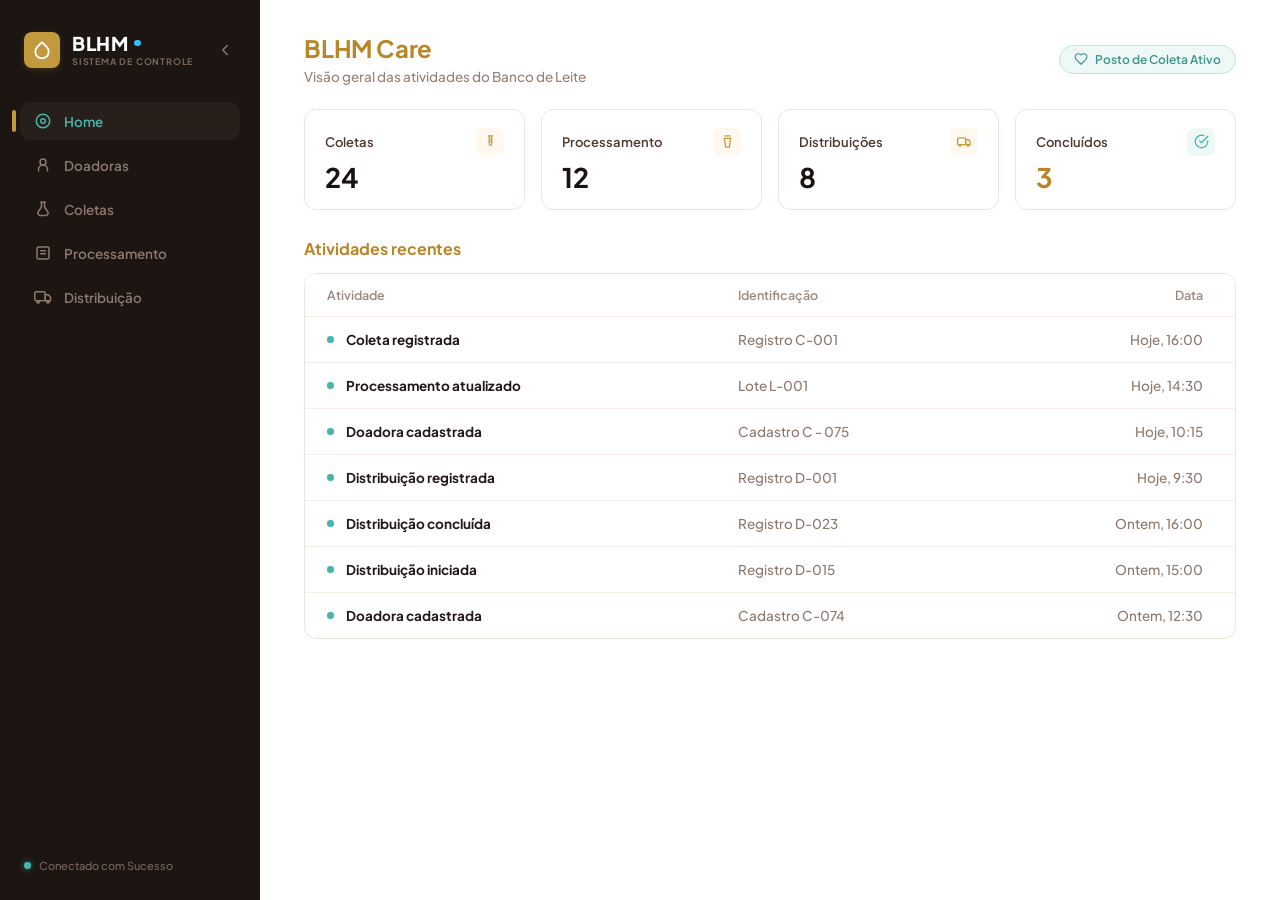
<file: index.html>
<!DOCTYPE html>
<html lang="pt-br">
<head>
    <meta charset="UTF-8">
    <meta name="viewport" content="width=device-width, initial-scale=1.0">
    <title>BLHM - Sistema de Controle | Banco de Leite Humano</title>
    <link rel="stylesheet" href="src/styles/index.css">
</head>
<body>
    <div class="dashboard-layout">
        <!-- Overlay escuro para Mobile -->
        <div class="sidebar-overlay" id="sidebarOverlay" aria-hidden="true"></div>

        <!-- Sidebar Esquerda -->
        <aside class="sidebar" id="sidebar">
            <div class="brand-section">
                <div class="brand-wrapper">
                    <div class="brand-logo" title="BLHM">
                        <!-- Ícone de gota BLHM -->
                        <svg viewBox="0 0 24 24" width="20" height="20" fill="none" stroke="currentColor" stroke-width="2.2" stroke-linecap="round" stroke-linejoin="round">
                            <path d="M12 2.69l5.66 5.66a8 8 0 1 1-11.31 0z"></path>
                        </svg>
                    </div>
                    <div class="brand-text">
                        <div class="brand-title-wrap">
                            <span class="brand-title">BLHM</span>
                            <span class="brand-dot"></span>
                        </div>
                        <span class="brand-subtitle">SISTEMA DE CONTROLE</span>
                    </div>
                </div>

                <!-- Botão de Fechar no Mobile -->
                <button class="sidebar-action-btn sidebar-close-btn" id="sidebarCloseBtn" aria-label="Fechar Menu" title="Fechar Menu">
                    <svg viewBox="0 0 24 24" fill="none" stroke="currentColor" stroke-width="2" stroke-linecap="round" stroke-linejoin="round">
                        <line x1="18" y1="6" x2="6" y2="18"></line>
                        <line x1="6" y1="6" x2="18" y2="18"></line>
                    </svg>
                </button>

                <!-- Botão de Recolher no Desktop -->
                <button class="sidebar-action-btn" id="collapseDesktopBtn" aria-label="Recolher Menu" title="Recolher Sidebar">
                    <svg viewBox="0 0 24 24" fill="none" stroke="currentColor" stroke-width="2" stroke-linecap="round" stroke-linejoin="round">
                        <polyline points="15 18 9 12 15 6"></polyline>
                    </svg>
                </button>
            </div>

            <!-- Menu de Navegação -->
            <nav class="sidebar-nav">
                <a href="index.html" class="nav-link active" title="Home">
                    <span class="nav-icon">
                        <svg viewBox="0 0 24 24" fill="none" stroke="currentColor" stroke-width="2" stroke-linecap="round" stroke-linejoin="round">
                            <circle cx="12" cy="12" r="9"></circle>
                            <circle cx="12" cy="12" r="3"></circle>
                        </svg>
                    </span>
                    <span class="nav-text">Home</span>
                </a>
                <a href="pages/doadoras.html" class="nav-link" title="Doadoras">
                    <span class="nav-icon">
                        <svg viewBox="0 0 24 24" fill="none" stroke="currentColor" stroke-width="2" stroke-linecap="round" stroke-linejoin="round">
                            <circle cx="12" cy="8" r="4"></circle>
                            <path d="M6 20v-2a6 6 0 0 1 12 0v2"></path>
                        </svg>
                    </span>
                    <span class="nav-text">Doadoras</span>
                </a>
                <a href="pages/coletas.html" class="nav-link" title="Coletas">
                    <span class="nav-icon">
                        <svg viewBox="0 0 24 24" fill="none" stroke="currentColor" stroke-width="2" stroke-linecap="round" stroke-linejoin="round">
                            <path d="M9 3h6"></path>
                            <path d="M10 3v5.5a2.5 2.5 0 0 1-.5 1.5l-4 6a3 3 0 0 0 2.5 4.5h8a3 3 0 0 0 2.5-4.5l-4-6a2.5 2.5 0 0 1-.5-1.5V3"></path>
                        </svg>
                    </span>
                    <span class="nav-text">Coletas</span>
                </a>
                <a href="pages/processamento.html" class="nav-link" title="Processamento">
                    <span class="nav-icon">
                        <svg viewBox="0 0 24 24" fill="none" stroke="currentColor" stroke-width="2" stroke-linecap="round" stroke-linejoin="round">
                            <rect x="4" y="4" width="16" height="16" rx="2"></rect>
                            <line x1="9" y1="9" x2="15" y2="9"></line>
                            <line x1="9" y1="13" x2="15" y2="13"></line>
                        </svg>
                    </span>
                    <span class="nav-text">Processamento</span>
                </a>
                <a href="pages/distribuicao.html" class="nav-link" title="Distribuição">
                    <span class="nav-icon">
                        <svg viewBox="0 0 24 24" fill="none" stroke="currentColor" stroke-width="2" stroke-linecap="round" stroke-linejoin="round">
                            <rect x="1" y="5" width="14" height="12" rx="2"></rect>
                            <path d="M15 9h4l3 3v5h-7V9z"></path>
                            <circle cx="5.5" cy="18.5" r="1.5"></circle>
                            <circle cx="18.5" cy="18.5" r="1.5"></circle>
                        </svg>
                    </span>
                    <span class="nav-text">Distribuição</span>
                </a>
            </nav>

            <!-- Rodapé Conexão -->
            <div class="sidebar-footer">
                <div class="connection-badge">
                    <span class="connection-dot"></span>
                    <span class="connection-text">Conectado com Sucesso</span>
                </div>
            </div>
        </aside>

        <!-- Conteúdo Principal -->
        <main class="main-wrapper">
            <!-- Cabeçalho -->
            <header class="dashboard-header">
                <div class="header-left-group">
                    <!-- Botão Toggle Hamburger (Mobile) -->
                    <button class="menu-toggle-btn" id="sidebarToggleBtn" aria-label="Abrir Menu Lateral" title="Abrir Menu">
                        <svg viewBox="0 0 24 24" fill="none" stroke="currentColor" stroke-width="2" stroke-linecap="round" stroke-linejoin="round">
                            <line x1="3" y1="12" x2="21" y2="12"></line>
                            <line x1="3" y1="6" x2="21" y2="6"></line>
                            <line x1="3" y1="18" x2="21" y2="18"></line>
                        </svg>
                    </button>
                    <div class="header-titles">
                        <h1 class="main-heading">BLHM Care</h1>
                        <p class="sub-heading">Visão geral das atividades do Banco de Leite</p>
                    </div>
                </div>

                <div class="header-status">
                    <div class="status-badge">
                        <svg viewBox="0 0 24 24" fill="none" stroke="currentColor" stroke-width="2" stroke-linecap="round" stroke-linejoin="round">
                            <path d="M19 14c1.49-1.46 3-3.21 3-5.5A5.5 5.5 0 0 0 16.5 3c-1.76 0-3 .5-4.5 2-1.5-1.5-2.74-2-4.5-2A5.5 5.5 0 0 0 2 8.5c0 2.3 1.5 4.05 3 5.5l7 7Z"></path>
                        </svg>
                        <span>Posto de Coleta Ativo</span>
                    </div>
                </div>
            </header>

            <!-- Cards de Métricas -->
            <section class="metrics-grid">
                <!-- Coletas -->
                <div class="metric-card">
                    <div class="metric-top">
                        <span class="metric-title">Coletas</span>
                        <div class="metric-icon-box amber">
                            <svg viewBox="0 0 24 24" fill="none" stroke="currentColor" stroke-width="2" stroke-linecap="round" stroke-linejoin="round">
                                <path d="M9 3h6"></path>
                                <path d="M10 3v13a2 2 0 0 0 4 0V3"></path>
                                <line x1="10" y1="8" x2="14" y2="8"></line>
                                <line x1="10" y1="12" x2="13" y2="12"></line>
                            </svg>
                        </div>
                    </div>
                    <div class="metric-number">24</div>
                </div>

                <!-- Processamento -->
                <div class="metric-card">
                    <div class="metric-top">
                        <span class="metric-title">Processamento</span>
                        <div class="metric-icon-box amber">
                            <svg viewBox="0 0 24 24" fill="none" stroke="currentColor" stroke-width="2" stroke-linecap="round" stroke-linejoin="round">
                                <path d="M8 3h8"></path>
                                <path d="M7 7h10"></path>
                                <path d="M7 7l2 14h6l2-14"></path>
                            </svg>
                        </div>
                    </div>
                    <div class="metric-number">12</div>
                </div>

                <!-- Distribuições -->
                <div class="metric-card">
                    <div class="metric-top">
                        <span class="metric-title">Distribuições</span>
                        <div class="metric-icon-box amber">
                            <svg viewBox="0 0 24 24" fill="none" stroke="currentColor" stroke-width="2" stroke-linecap="round" stroke-linejoin="round">
                                <rect x="1" y="6" width="13" height="11" rx="2"></rect>
                                <path d="M14 9h4l3 3v5h-7V9z"></path>
                                <circle cx="5" cy="18" r="1.5"></circle>
                                <circle cx="18" cy="18" r="1.5"></circle>
                            </svg>
                        </div>
                    </div>
                    <div class="metric-number">8</div>
                </div>

                <!-- Concluídos -->
                <div class="metric-card">
                    <div class="metric-top">
                        <span class="metric-title">Concluídos</span>
                        <div class="metric-icon-box teal">
                            <svg viewBox="0 0 24 24" fill="none" stroke="currentColor" stroke-width="2" stroke-linecap="round" stroke-linejoin="round">
                                <path d="M22 11.08V12a10 10 0 1 1-5.93-9.14"></path>
                                <polyline points="22 4 12 14.01 9 11.01"></polyline>
                            </svg>
                        </div>
                    </div>
                    <div class="metric-number highlight-amber">3</div>
                </div>
            </section>

            <!-- Tabela de Atividades Recentes -->
            <section class="activities-section">
                <h2 class="section-title">Atividades recentes</h2>
                <div class="activities-table-card">
                    <table class="activities-table">
                        <thead>
                            <tr>
                                <th>Atividade</th>
                                <th>Identificação</th>
                                <th>Data</th>
                            </tr>
                        </thead>
                        <tbody>
                            <tr>
                                <td>
                                    <div class="activity-cell">
                                        <span class="activity-bullet"></span>
                                        <span>Coleta registrada</span>
                                    </div>
                                </td>
                                <td>Registro C-001</td>
                                <td>Hoje, 16:00</td>
                            </tr>
                            <tr>
                                <td>
                                    <div class="activity-cell">
                                        <span class="activity-bullet"></span>
                                        <span>Processamento atualizado</span>
                                    </div>
                                </td>
                                <td>Lote L-001</td>
                                <td>Hoje, 14:30</td>
                            </tr>
                            <tr>
                                <td>
                                    <div class="activity-cell">
                                        <span class="activity-bullet"></span>
                                        <span>Doadora cadastrada</span>
                                    </div>
                                </td>
                                <td>Cadastro C - 075</td>
                                <td>Hoje, 10:15</td>
                            </tr>
                            <tr>
                                <td>
                                    <div class="activity-cell">
                                        <span class="activity-bullet"></span>
                                        <span>Distribuição registrada</span>
                                    </div>
                                </td>
                                <td>Registro D-001</td>
                                <td>Hoje, 9:30</td>
                            </tr>
                            <tr>
                                <td>
                                    <div class="activity-cell">
                                        <span class="activity-bullet"></span>
                                        <span>Distribuição concluída</span>
                                    </div>
                                </td>
                                <td>Registro D-023</td>
                                <td>Ontem, 16:00</td>
                            </tr>
                            <tr>
                                <td>
                                    <div class="activity-cell">
                                        <span class="activity-bullet"></span>
                                        <span>Distribuição iniciada</span>
                                    </div>
                                </td>
                                <td>Registro D-015</td>
                                <td>Ontem, 15:00</td>
                            </tr>
                            <tr>
                                <td>
                                    <div class="activity-cell">
                                        <span class="activity-bullet"></span>
                                        <span>Doadora cadastrada</span>
                                    </div>
                                </td>
                                <td>Cadastro C-074</td>
                                <td>Ontem, 12:30</td>
                            </tr>
                        </tbody>
                    </table>
                </div>
            </section>
        </main>
    </div>

    <!-- Script de controle da Sidebar e Interatividades -->
    <script src="src/scripts/sidebar.js"></script>
</body>
</html>
</file>
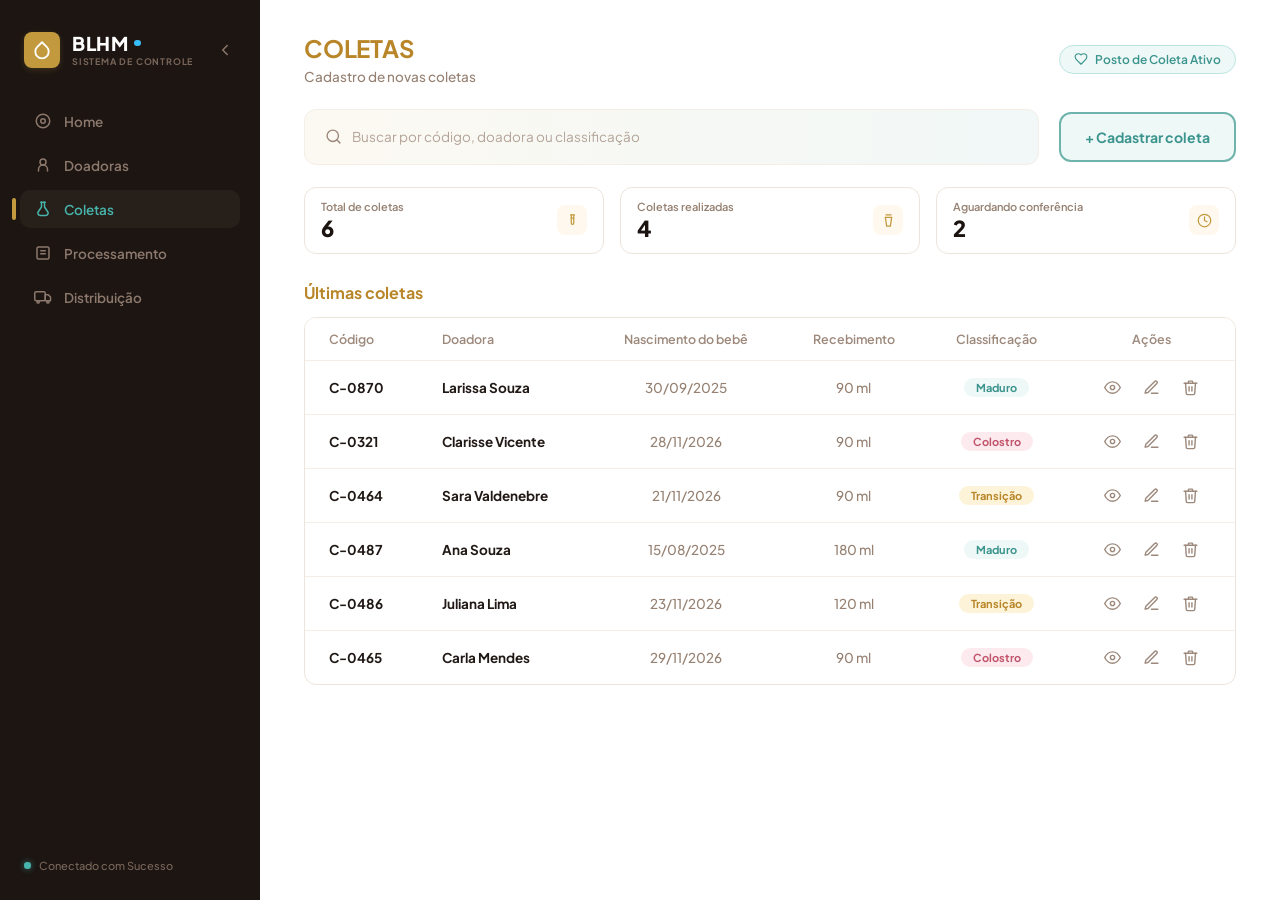
<file: pages/coletas.html>
<!DOCTYPE html>
<html lang="pt-br">
<head>
    <meta charset="UTF-8">
    <meta name="viewport" content="width=device-width, initial-scale=1.0">
    <title>Coletas | BLHM Care</title>
    <link rel="stylesheet" href="../src/styles/index.css">
</head>
<body>
    <div class="dashboard-layout">
        <!-- Overlay escuro para Mobile -->
        <div class="sidebar-overlay" id="sidebarOverlay" aria-hidden="true"></div>

        <!-- Sidebar Esquerda -->
        <aside class="sidebar" id="sidebar">
            <div class="brand-section">
                <div class="brand-wrapper">
                    <div class="brand-logo" title="BLHM">
                        <svg viewBox="0 0 24 24" width="20" height="20" fill="none" stroke="currentColor" stroke-width="2.2" stroke-linecap="round" stroke-linejoin="round">
                            <path d="M12 2.69l5.66 5.66a8 8 0 1 1-11.31 0z"></path>
                        </svg>
                    </div>
                    <div class="brand-text">
                        <div class="brand-title-wrap">
                            <span class="brand-title">BLHM</span>
                            <span class="brand-dot"></span>
                        </div>
                        <span class="brand-subtitle">SISTEMA DE CONTROLE</span>
                    </div>
                </div>

                <button class="sidebar-action-btn sidebar-close-btn" id="sidebarCloseBtn" aria-label="Fechar Menu" title="Fechar Menu">
                    <svg viewBox="0 0 24 24" fill="none" stroke="currentColor" stroke-width="2" stroke-linecap="round" stroke-linejoin="round">
                        <line x1="18" y1="6" x2="6" y2="18"></line>
                        <line x1="6" y1="6" x2="18" y2="18"></line>
                    </svg>
                </button>

                <button class="sidebar-action-btn" id="collapseDesktopBtn" aria-label="Recolher Menu" title="Recolher Sidebar">
                    <svg viewBox="0 0 24 24" fill="none" stroke="currentColor" stroke-width="2" stroke-linecap="round" stroke-linejoin="round">
                        <polyline points="15 18 9 12 15 6"></polyline>
                    </svg>
                </button>
            </div>

            <nav class="sidebar-nav">
                <a href="../index.html" class="nav-link" title="Home">
                    <span class="nav-icon">
                        <svg viewBox="0 0 24 24" fill="none" stroke="currentColor" stroke-width="2" stroke-linecap="round" stroke-linejoin="round">
                            <circle cx="12" cy="12" r="9"></circle>
                            <circle cx="12" cy="12" r="3"></circle>
                        </svg>
                    </span>
                    <span class="nav-text">Home</span>
                </a>
                <a href="doadoras.html" class="nav-link" title="Doadoras">
                    <span class="nav-icon">
                        <svg viewBox="0 0 24 24" fill="none" stroke="currentColor" stroke-width="2" stroke-linecap="round" stroke-linejoin="round">
                            <circle cx="12" cy="8" r="4"></circle>
                            <path d="M6 20v-2a6 6 0 0 1 12 0v2"></path>
                        </svg>
                    </span>
                    <span class="nav-text">Doadoras</span>
                </a>
                <a href="coletas.html" class="nav-link active" title="Coletas">
                    <span class="nav-icon">
                        <svg viewBox="0 0 24 24" fill="none" stroke="currentColor" stroke-width="2" stroke-linecap="round" stroke-linejoin="round">
                            <path d="M9 3h6"></path>
                            <path d="M10 3v5.5a2.5 2.5 0 0 1-.5 1.5l-4 6a3 3 0 0 0 2.5 4.5h8a3 3 0 0 0 2.5-4.5l-4-6a2.5 2.5 0 0 1-.5-1.5V3"></path>
                        </svg>
                    </span>
                    <span class="nav-text">Coletas</span>
                </a>
                <a href="processamento.html" class="nav-link" title="Processamento">
                    <span class="nav-icon">
                        <svg viewBox="0 0 24 24" fill="none" stroke="currentColor" stroke-width="2" stroke-linecap="round" stroke-linejoin="round">
                            <rect x="4" y="4" width="16" height="16" rx="2"></rect>
                            <line x1="9" y1="9" x2="15" y2="9"></line>
                            <line x1="9" y1="13" x2="15" y2="13"></line>
                        </svg>
                    </span>
                    <span class="nav-text">Processamento</span>
                </a>
                <a href="distribuicao.html" class="nav-link" title="Distribuição">
                    <span class="nav-icon">
                        <svg viewBox="0 0 24 24" fill="none" stroke="currentColor" stroke-width="2" stroke-linecap="round" stroke-linejoin="round">
                            <rect x="1" y="5" width="14" height="12" rx="2"></rect>
                            <path d="M15 9h4l3 3v5h-7V9z"></path>
                            <circle cx="5.5" cy="18.5" r="1.5"></circle>
                            <circle cx="18.5" cy="18.5" r="1.5"></circle>
                        </svg>
                    </span>
                    <span class="nav-text">Distribuição</span>
                </a>
            </nav>

            <div class="sidebar-footer">
                <div class="connection-badge">
                    <span class="connection-dot"></span>
                    <span class="connection-text">Conectado com Sucesso</span>
                </div>
            </div>
        </aside>

        <!-- Conteúdo Principal -->
        <main class="main-wrapper">
            <header class="dashboard-header">
                <div class="header-left-group">
                    <button class="menu-toggle-btn" id="sidebarToggleBtn" aria-label="Abrir Menu Lateral" title="Abrir Menu">
                        <svg viewBox="0 0 24 24" fill="none" stroke="currentColor" stroke-width="2" stroke-linecap="round" stroke-linejoin="round">
                            <line x1="3" y1="12" x2="21" y2="12"></line>
                            <line x1="3" y1="6" x2="21" y2="6"></line>
                            <line x1="3" y1="18" x2="21" y2="18"></line>
                        </svg>
                    </button>
                    <div class="header-titles">
                        <h1 class="main-heading page-title">Coletas</h1>
                        <p class="sub-heading">Cadastro de novas coletas</p>
                    </div>
                </div>
                <div class="header-status">
                    <div class="status-badge">
                        <svg viewBox="0 0 24 24" fill="none" stroke="currentColor" stroke-width="2" stroke-linecap="round" stroke-linejoin="round">
                            <path d="M19 14c1.49-1.46 3-3.21 3-5.5A5.5 5.5 0 0 0 16.5 3c-1.76 0-3 .5-4.5 2-1.5-1.5-2.74-2-4.5-2A5.5 5.5 0 0 0 2 8.5c0 2.3 1.5 4.05 3 5.5l7 7Z"></path>
                        </svg>
                        <span>Posto de Coleta Ativo</span>
                    </div>
                </div>
            </header>

            <!-- Barra de busca + botão -->
            <section class="coletas-toolbar">
                <label class="search-box">
                    <svg viewBox="0 0 24 24" fill="none" stroke="currentColor" stroke-width="2" stroke-linecap="round" stroke-linejoin="round">
                        <circle cx="11" cy="11" r="8"></circle>
                        <line x1="21" y1="21" x2="16.65" y2="16.65"></line>
                    </svg>
                    <input type="search" id="searchInput" placeholder="Buscar por código, doadora ou classificação" autocomplete="off">
                </label>
                <button class="btn-outline-teal" id="btnNovaColeta" type="button">+ Cadastrar coleta</button>
            </section>

            <!-- Cards de estatística -->
            <section class="coletas-stats">
                <div class="stat-card">
                    <div>
                        <span class="stat-label">Total de coletas</span>
                        <strong class="stat-value" id="statTotal">0</strong>
                    </div>
                    <span class="stat-icon">
                        <svg viewBox="0 0 24 24" fill="none" stroke="currentColor" stroke-width="2" stroke-linecap="round" stroke-linejoin="round"><path d="M9 3h6"></path><path d="M10 3v13a2 2 0 0 0 4 0V3"></path><line x1="10" y1="8" x2="14" y2="8"></line></svg>
                    </span>
                </div>
                <div class="stat-card">
                    <div>
                        <span class="stat-label">Coletas realizadas</span>
                        <strong class="stat-value" id="statRealizadas">0</strong>
                    </div>
                    <span class="stat-icon">
                        <svg viewBox="0 0 24 24" fill="none" stroke="currentColor" stroke-width="2" stroke-linecap="round" stroke-linejoin="round"><path d="M8 3h8"></path><path d="M7 7h10"></path><path d="M7 7l2 14h6l2-14"></path></svg>
                    </span>
                </div>
                <div class="stat-card">
                    <div>
                        <span class="stat-label">Aguardando conferência</span>
                        <strong class="stat-value" id="statAguardando">0</strong>
                    </div>
                    <span class="stat-icon">
                        <svg viewBox="0 0 24 24" fill="none" stroke="currentColor" stroke-width="2" stroke-linecap="round" stroke-linejoin="round"><circle cx="12" cy="12" r="10"></circle><polyline points="12 6 12 12 16 14"></polyline></svg>
                    </span>
                </div>
            </section>

            <!-- Tabela -->
            <section class="activities-section">
                <h2 class="section-title">Últimas coletas</h2>
                <div class="activities-table-card coletas-card">
                    <table class="activities-table coletas-table">
                        <thead>
                            <tr>
                                <th>Código</th>
                                <th>Doadora</th>
                                <th>Nascimento do bebê</th>
                                <th>Recebimento</th>
                                <th>Classificação</th>
                                <th>Ações</th>
                            </tr>
                        </thead>
                        <tbody id="coletasBody"></tbody>
                    </table>
                    <p class="empty-state" id="emptyState" hidden>Nenhuma coleta encontrada.</p>
                </div>
            </section>
        </main>
    </div>

    <!-- Modal: registrar / editar / visualizar coleta -->
    <div class="modal-backdrop" id="coletaModal" hidden>
        <div class="form-modal" role="dialog" aria-modal="true" aria-labelledby="modalTitle">
            <header class="form-modal-header">
                <span class="modal-title-icon">
                    <svg viewBox="0 0 24 24" width="16" height="16" fill="none" stroke="currentColor" stroke-width="2.2" stroke-linecap="round" stroke-linejoin="round"><path d="M12 2.69l5.66 5.66a8 8 0 1 1-11.31 0z"></path></svg>
                </span>
                <h2 class="form-modal-title" id="modalTitle">Registrar nova coleta</h2>
                <button type="button" class="icon-btn modal-close" id="btnFecharModal" aria-label="Fechar">
                    <svg viewBox="0 0 24 24" fill="none" stroke="currentColor" stroke-width="2" stroke-linecap="round" stroke-linejoin="round"><line x1="18" y1="6" x2="6" y2="18"></line><line x1="6" y1="6" x2="18" y2="18"></line></svg>
                </button>
            </header>

            <form id="coletaForm" novalidate>
                <div class="form-modal-body">

                    <!-- Identificação -->
                    <section class="form-section">
                        <h3 class="form-section-title">
                            <svg viewBox="0 0 24 24" fill="none" stroke="currentColor" stroke-width="2" stroke-linecap="round" stroke-linejoin="round"><line x1="8" y1="6" x2="21" y2="6"></line><line x1="8" y1="12" x2="21" y2="12"></line><line x1="8" y1="18" x2="21" y2="18"></line><line x1="3" y1="6" x2="3.01" y2="6"></line><line x1="3" y1="12" x2="3.01" y2="12"></line><line x1="3" y1="18" x2="3.01" y2="18"></line></svg>
                            Identificação
                        </h3>
                        <div class="modal-grid">
                            <div class="m-field">
                                <span class="m-label">Doadora <b class="req">*</b></span>
                                <div class="select" id="selDoadora" data-placeholder="Selecione...">
                                    <button type="button" class="select-trigger" aria-haspopup="listbox" aria-expanded="false">
                                        <span class="select-value">Selecione...</span>
                                        <svg viewBox="0 0 24 24" fill="none" stroke="currentColor" stroke-width="2" stroke-linecap="round" stroke-linejoin="round"><polyline points="6 9 12 15 18 9"></polyline></svg>
                                    </button>
                                    <ul class="select-menu" role="listbox" hidden></ul>
                                </div>
                                <small class="field-error" id="erroDoadora"></small>
                            </div>
                            <div class="m-field">
                                <label class="m-label" for="inputNascimento">Data de nascimento do bebê</label>
                                <input type="date" id="inputNascimento">
                                <small class="field-error"></small>
                            </div>
                            <div class="m-field">
                                <label class="m-label" for="inputInicio">Início da coleta no frasco</label>
                                <input type="date" id="inputInicio">
                                <small class="field-error" id="erroInicio"></small>
                            </div>
                            <div class="m-field">
                                <label class="m-label" for="inputRecebimento">Data de recebimento</label>
                                <input type="date" id="inputRecebimento">
                                <small class="field-error" id="erroRecebimento"></small>
                            </div>
                        </div>
                    </section>

                    <!-- Informações do leite -->
                    <section class="form-section">
                        <h3 class="form-section-title">
                            <svg viewBox="0 0 24 24" fill="none" stroke="currentColor" stroke-width="2" stroke-linecap="round" stroke-linejoin="round"><path d="M12 2.69l5.66 5.66a8 8 0 1 1-11.31 0z"></path></svg>
                            Informações do leite
                        </h3>
                        <div class="modal-grid">
                            <div class="m-field">
                                <label class="m-label" for="inputVolume">Volume recebido (ml) <b class="req">*</b></label>
                                <input type="number" id="inputVolume" placeholder="Ex: 150" min="1" step="1" inputmode="numeric">
                                <small class="field-error" id="erroVolume"></small>
                            </div>
                            <div class="m-field">
                                <label class="m-label" for="inputFrascos">Quantidade de frascos <b class="req">*</b></label>
                                <input type="number" id="inputFrascos" value="1" min="1" step="1" inputmode="numeric">
                                <small class="field-error" id="erroFrascos"></small>
                            </div>
                            <div class="m-field">
                                <span class="m-label">Tipo de leite <b class="req">*</b></span>
                                <div class="select" id="selTipo" data-placeholder="Selecione...">
                                    <button type="button" class="select-trigger" aria-haspopup="listbox" aria-expanded="false">
                                        <span class="select-value">Selecione...</span>
                                        <svg viewBox="0 0 24 24" fill="none" stroke="currentColor" stroke-width="2" stroke-linecap="round" stroke-linejoin="round"><polyline points="6 9 12 15 18 9"></polyline></svg>
                                    </button>
                                    <ul class="select-menu" role="listbox" hidden></ul>
                                </div>
                                <small class="field-error" id="erroTipo"></small>
                            </div>
                        </div>
                    </section>

                    <!-- Conferência -->
                    <section class="form-section">
                        <h3 class="form-section-title">
                            <svg viewBox="0 0 24 24" fill="none" stroke="currentColor" stroke-width="2" stroke-linecap="round" stroke-linejoin="round"><path d="M22 11.08V12a10 10 0 1 1-5.93-9.14"></path><polyline points="22 4 12 14.01 9 11.01"></polyline></svg>
                            Conferência
                        </h3>
                        <div class="modal-grid">
                            <fieldset class="m-field">
                                <legend class="m-label">Identificação correta do frasco?</legend>
                                <div class="radio-row">
                                    <label class="radio-option"><input type="radio" name="identificacao" value="sim" checked> Sim</label>
                                    <label class="radio-option"><input type="radio" name="identificacao" value="nao"> Não</label>
                                </div>
                            </fieldset>
                            <fieldset class="m-field">
                                <legend class="m-label">Presença de materiais estranhos?</legend>
                                <div class="radio-row">
                                    <label class="radio-option"><input type="radio" name="materiais" value="sim"> Sim</label>
                                    <label class="radio-option"><input type="radio" name="materiais" value="nao" checked> Não</label>
                                </div>
                            </fieldset>
                            <div class="m-field">
                                <span class="m-label">Condições do recipiente</span>
                                <div class="select" id="selCondicao" data-placeholder="Selecione...">
                                    <button type="button" class="select-trigger" aria-haspopup="listbox" aria-expanded="false">
                                        <span class="select-value">Selecione...</span>
                                        <svg viewBox="0 0 24 24" fill="none" stroke="currentColor" stroke-width="2" stroke-linecap="round" stroke-linejoin="round"><polyline points="6 9 12 15 18 9"></polyline></svg>
                                    </button>
                                    <ul class="select-menu" role="listbox" hidden></ul>
                                </div>
                            </div>
                            <div class="m-field">
                                <label class="m-label" for="inputObs">Observações</label>
                                <input type="text" id="inputObs" placeholder="Digite aqui..." maxlength="200" autocomplete="off">
                            </div>
                        </div>
                    </section>
                </div>

                <footer class="form-modal-footer">
                    <button type="button" class="btn-light" id="btnCancelar">
                        <svg viewBox="0 0 24 24" fill="none" stroke="currentColor" stroke-width="2" stroke-linecap="round" stroke-linejoin="round"><line x1="18" y1="6" x2="6" y2="18"></line><line x1="6" y1="6" x2="18" y2="18"></line></svg>
                        <span id="btnCancelarLabel">Cancelar</span>
                    </button>
                    <button type="submit" class="btn-primary-teal" id="btnSalvar">
                        <span id="btnSalvarIcon"></span>
                        <span id="btnSalvarLabel">Salvar coleta</span>
                    </button>
                </footer>
            </form>
        </div>
    </div>

    <!-- Modal de exclusão -->
    <div class="modal-backdrop" id="deleteModal" hidden>
        <div class="modal-box" role="dialog" aria-modal="true" aria-labelledby="deleteTitle">
            <p class="modal-text" id="deleteTitle">Tem certeza que deseja excluir<br>essa coleta?</p>
            <div class="modal-actions">
                <button type="button" class="btn-modal-cancel" id="btnCancelDelete">Cancelar</button>
                <button type="button" class="btn-modal-confirm" id="btnConfirmDelete">Confirmar</button>
            </div>
        </div>
    </div>

    <script src="../src/scripts/sidebar.js"></script>
    <script src="../src/scripts/coletas.js"></script>
</body>
</html>
</file>
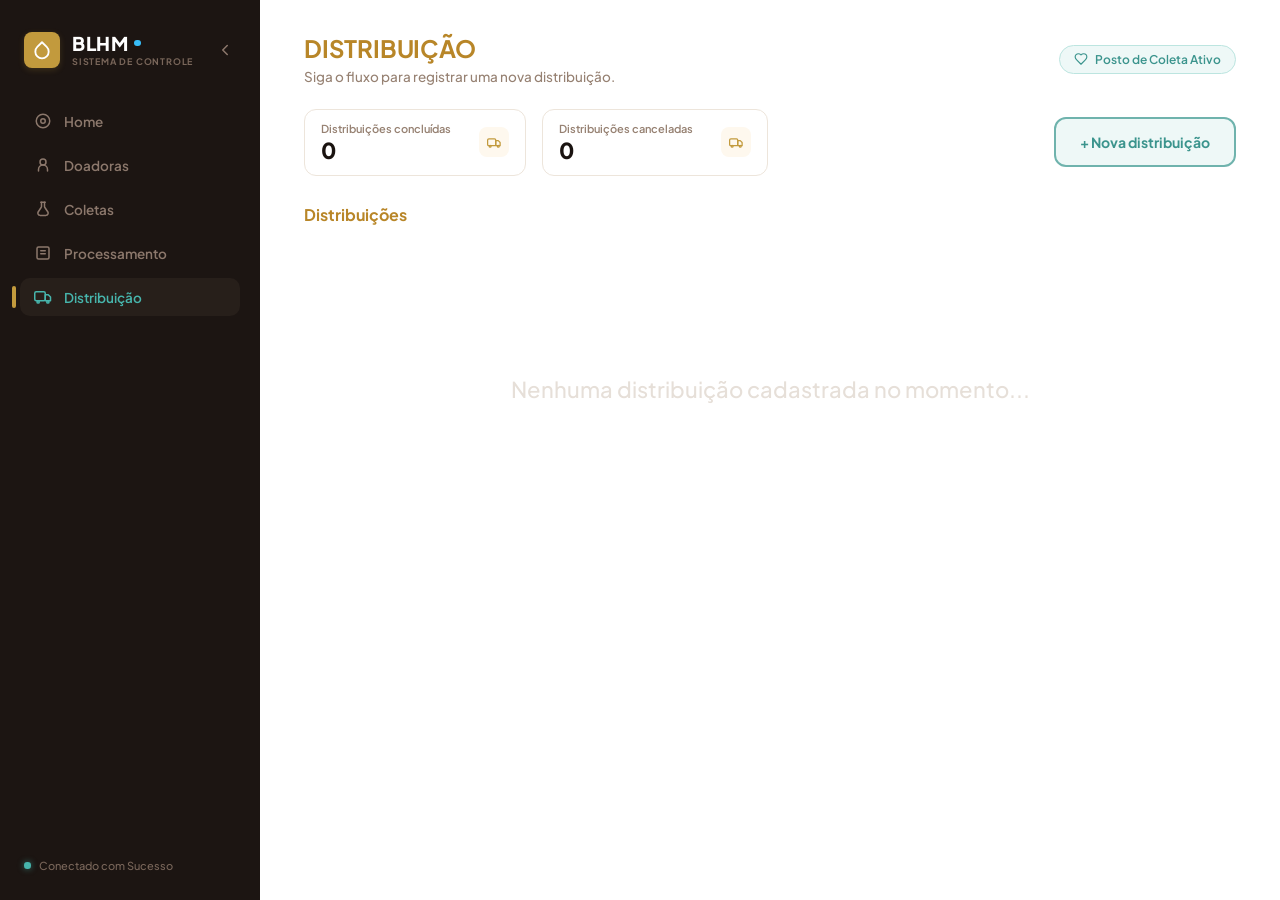
<file: pages/distribuicao.html>
<!DOCTYPE html>
<html lang="pt-br">
<head>
    <meta charset="UTF-8">
    <meta name="viewport" content="width=device-width, initial-scale=1.0">
    <title>Distribuição | BLHM Care</title>
    <link rel="stylesheet" href="../src/styles/index.css">
</head>
<body>
    <div class="dashboard-layout">
        <div class="sidebar-overlay" id="sidebarOverlay" aria-hidden="true"></div>

        <!-- Sidebar -->
        <aside class="sidebar" id="sidebar">
            <div class="brand-section">
                <div class="brand-wrapper">
                    <div class="brand-logo" title="BLHM">
                        <svg viewBox="0 0 24 24" width="20" height="20" fill="none" stroke="currentColor" stroke-width="2.2" stroke-linecap="round" stroke-linejoin="round">
                            <path d="M12 2.69l5.66 5.66a8 8 0 1 1-11.31 0z"></path>
                        </svg>
                    </div>
                    <div class="brand-text">
                        <div class="brand-title-wrap">
                            <span class="brand-title">BLHM</span>
                            <span class="brand-dot"></span>
                        </div>
                        <span class="brand-subtitle">SISTEMA DE CONTROLE</span>
                    </div>
                </div>

                <button class="sidebar-action-btn sidebar-close-btn" id="sidebarCloseBtn" aria-label="Fechar Menu" title="Fechar Menu">
                    <svg viewBox="0 0 24 24" fill="none" stroke="currentColor" stroke-width="2" stroke-linecap="round" stroke-linejoin="round">
                        <line x1="18" y1="6" x2="6" y2="18"></line>
                        <line x1="6" y1="6" x2="18" y2="18"></line>
                    </svg>
                </button>

                <button class="sidebar-action-btn" id="collapseDesktopBtn" aria-label="Recolher Menu" title="Recolher Sidebar">
                    <svg viewBox="0 0 24 24" fill="none" stroke="currentColor" stroke-width="2" stroke-linecap="round" stroke-linejoin="round">
                        <polyline points="15 18 9 12 15 6"></polyline>
                    </svg>
                </button>
            </div>

            <nav class="sidebar-nav">
                <a href="../index.html" class="nav-link" title="Home">
                    <span class="nav-icon">
                        <svg viewBox="0 0 24 24" fill="none" stroke="currentColor" stroke-width="2" stroke-linecap="round" stroke-linejoin="round">
                            <circle cx="12" cy="12" r="9"></circle>
                            <circle cx="12" cy="12" r="3"></circle>
                        </svg>
                    </span>
                    <span class="nav-text">Home</span>
                </a>
                <a href="doadoras.html" class="nav-link" title="Doadoras">
                    <span class="nav-icon">
                        <svg viewBox="0 0 24 24" fill="none" stroke="currentColor" stroke-width="2" stroke-linecap="round" stroke-linejoin="round">
                            <circle cx="12" cy="8" r="4"></circle>
                            <path d="M6 20v-2a6 6 0 0 1 12 0v2"></path>
                        </svg>
                    </span>
                    <span class="nav-text">Doadoras</span>
                </a>
                <a href="coletas.html" class="nav-link" title="Coletas">
                    <span class="nav-icon">
                        <svg viewBox="0 0 24 24" fill="none" stroke="currentColor" stroke-width="2" stroke-linecap="round" stroke-linejoin="round">
                            <path d="M9 3h6"></path>
                            <path d="M10 3v5.5a2.5 2.5 0 0 1-.5 1.5l-4 6a3 3 0 0 0 2.5 4.5h8a3 3 0 0 0 2.5-4.5l-4-6a2.5 2.5 0 0 1-.5-1.5V3"></path>
                        </svg>
                    </span>
                    <span class="nav-text">Coletas</span>
                </a>
                <a href="processamento.html" class="nav-link" title="Processamento">
                    <span class="nav-icon">
                        <svg viewBox="0 0 24 24" fill="none" stroke="currentColor" stroke-width="2" stroke-linecap="round" stroke-linejoin="round">
                            <rect x="4" y="4" width="16" height="16" rx="2"></rect>
                            <line x1="9" y1="9" x2="15" y2="9"></line>
                            <line x1="9" y1="13" x2="15" y2="13"></line>
                        </svg>
                    </span>
                    <span class="nav-text">Processamento</span>
                </a>
                <a href="distribuicao.html" class="nav-link active" title="Distribuição">
                    <span class="nav-icon">
                        <svg viewBox="0 0 24 24" fill="none" stroke="currentColor" stroke-width="2" stroke-linecap="round" stroke-linejoin="round">
                            <rect x="1" y="5" width="14" height="12" rx="2"></rect>
                            <path d="M15 9h4l3 3v5h-7V9z"></path>
                            <circle cx="5.5" cy="18.5" r="1.5"></circle>
                            <circle cx="18.5" cy="18.5" r="1.5"></circle>
                        </svg>
                    </span>
                    <span class="nav-text">Distribuição</span>
                </a>
            </nav>

            <div class="sidebar-footer">
                <div class="connection-badge">
                    <span class="connection-dot"></span>
                    <span class="connection-text">Conectado com Sucesso</span>
                </div>
            </div>
        </aside>

        <!-- Conteúdo Principal -->
        <main class="main-wrapper">
            <header class="dashboard-header">
                <div class="header-left-group">
                    <button class="menu-toggle-btn" id="sidebarToggleBtn" aria-label="Abrir Menu Lateral" title="Abrir Menu">
                        <svg viewBox="0 0 24 24" fill="none" stroke="currentColor" stroke-width="2" stroke-linecap="round" stroke-linejoin="round">
                            <line x1="3" y1="12" x2="21" y2="12"></line>
                            <line x1="3" y1="6" x2="21" y2="6"></line>
                            <line x1="3" y1="18" x2="21" y2="18"></line>
                        </svg>
                    </button>
                    <div class="header-titles">
                        <h1 class="main-heading page-title">Distribuição</h1>
                        <p class="sub-heading">Siga o fluxo para registrar uma nova distribuição.</p>
                    </div>
                </div>
                <div class="header-status">
                    <div class="status-badge">
                        <svg viewBox="0 0 24 24" fill="none" stroke="currentColor" stroke-width="2" stroke-linecap="round" stroke-linejoin="round">
                            <path d="M19 14c1.49-1.46 3-3.21 3-5.5A5.5 5.5 0 0 0 16.5 3c-1.76 0-3 .5-4.5 2-1.5-1.5-2.74-2-4.5-2A5.5 5.5 0 0 0 2 8.5c0 2.3 1.5 4.05 3 5.5l7 7Z"></path>
                        </svg>
                        <span>Posto de Coleta Ativo</span>
                    </div>
                </div>
            </header>

            <!-- ===== VISÃO 1: LISTA ===== -->
            <div id="viewLista">
                <section class="stats-row">
                    <div class="stat-card">
                        <div>
                            <span class="stat-label">Distribuições concluídas</span>
                            <strong class="stat-value" id="statConcluidas">0</strong>
                        </div>
                        <span class="stat-icon">
                            <svg viewBox="0 0 24 24" fill="none" stroke="currentColor" stroke-width="2" stroke-linecap="round" stroke-linejoin="round"><rect x="1" y="6" width="13" height="11" rx="2"></rect><path d="M14 9h4l3 3v5h-7V9z"></path><circle cx="5" cy="18" r="1.5"></circle><circle cx="18" cy="18" r="1.5"></circle></svg>
                        </span>
                    </div>
                    <div class="stat-card">
                        <div>
                            <span class="stat-label">Distribuições canceladas</span>
                            <strong class="stat-value" id="statCanceladas">0</strong>
                        </div>
                        <span class="stat-icon">
                            <svg viewBox="0 0 24 24" fill="none" stroke="currentColor" stroke-width="2" stroke-linecap="round" stroke-linejoin="round"><rect x="1" y="6" width="13" height="11" rx="2"></rect><path d="M14 9h4l3 3v5h-7V9z"></path><circle cx="5" cy="18" r="1.5"></circle><circle cx="18" cy="18" r="1.5"></circle></svg>
                        </span>
                    </div>
                    <button class="btn-outline-teal" id="btnNovaDist" type="button">+ Nova distribuição</button>
                </section>

                <section class="activities-section">
                    <h2 class="section-title">Distribuições</h2>

                    <div class="dist-empty" id="distEmpty">Nenhuma distribuição cadastrada no momento...</div>

                    <div class="activities-table-card" id="distTableCard" hidden>
                        <table class="activities-table dist-table">
                            <thead>
                                <tr>
                                    <th>Código</th>
                                    <th>Doadora</th>
                                    <th>Data da distribuição</th>
                                    <th>Volume de leite</th>
                                    <th>Distância</th>
                                    <th>Status</th>
                                    <th>Visualizar</th>
                                </tr>
                            </thead>
                            <tbody id="distBody"></tbody>
                        </table>
                    </div>
                </section>
            </div>

            <!-- ===== VISÃO 2: FLUXO (3 etapas) ===== -->
            <div id="viewFluxo" hidden>
                <div class="flow-top">
                    <button class="btn-back" id="btnVoltar" type="button">
                        <svg viewBox="0 0 24 24" fill="none" stroke="currentColor" stroke-width="2" stroke-linecap="round" stroke-linejoin="round"><line x1="19" y1="12" x2="5" y2="12"></line><polyline points="12 19 5 12 12 5"></polyline></svg>
                        Voltar para a lista
                    </button>

                    <ol class="stepper" id="stepper">
                        <li class="step-item" data-step="1">
                            <span class="step-circle">1</span>
                            <span class="step-label">Saída</span>
                        </li>
                        <li class="step-item" data-step="2">
                            <span class="step-circle">2</span>
                            <span class="step-label">A caminho</span>
                        </li>
                        <li class="step-item" data-step="3">
                            <span class="step-circle">3</span>
                            <span class="step-label">Concluído</span>
                        </li>
                    </ol>
                </div>

                <div class="flow-grid">
                    <!-- Resumo lateral -->
                    <aside class="resume-card" id="resumeCard">
                        <h3 class="resume-title">Resumo da Distribuição</h3>
                        <div class="resume-item">
                            <span class="resume-label">Código</span>
                            <strong class="resume-code" id="resCodigo">—</strong>
                        </div>
                        <div class="resume-item">
                            <span class="resume-label">Hospital</span>
                            <strong id="resHospital">—</strong>
                        </div>
                        <div class="resume-item">
                            <span class="resume-label">Volume separado</span>
                            <strong id="resVolume">—</strong>
                        </div>
                        <div class="resume-item">
                            <span class="resume-label">Data da solicitação</span>
                            <strong id="resData">—</strong>
                        </div>
                    </aside>

                    <!-- Form da etapa atual -->
                    <section class="step-card">
                        <h3 class="step-card-title" id="stepTitle"></h3>
                        <form id="stepForm" novalidate>
                            <div class="step-fields">
                                <div class="m-field">
                                    <label class="m-label" for="fCodigo">Código da distribuição</label>
                                    <input type="text" id="fCodigo" disabled>
                                </div>
                                <div class="m-field">
                                    <label class="m-label" for="fHospital">Hospital de destino <b class="req">*</b></label>
                                    <input type="text" id="fHospital" placeholder="Nome do hospital" maxlength="80">
                                    <small class="field-error" id="erroHospital"></small>
                                </div>
                                <div class="m-field">
                                    <label class="m-label" for="fVolume">Volume separado (ml) <b class="req">*</b></label>
                                    <input type="number" id="fVolume" min="1" step="1" inputmode="numeric">
                                    <small class="field-error" id="erroVolume"></small>
                                </div>
                                <div class="m-field">
                                    <label class="m-label" for="fDistancia">Distância (km)</label>
                                    <input type="number" id="fDistancia" min="0" step="0.1" inputmode="decimal">
                                    <small class="field-error" id="erroDistancia"></small>
                                </div>
                            </div>

                            <footer class="step-footer">
                                <button type="button" class="btn-light" id="btnCancelarFluxo">
                                    <svg viewBox="0 0 24 24" fill="none" stroke="currentColor" stroke-width="2" stroke-linecap="round" stroke-linejoin="round"><line x1="18" y1="6" x2="6" y2="18"></line><line x1="6" y1="6" x2="18" y2="18"></line></svg>
                                    Cancelar
                                </button>
                                <button type="button" class="btn-light" id="btnEtapaAnterior" style="display:none">
                                    <svg viewBox="0 0 24 24" fill="none" stroke="currentColor" stroke-width="2" stroke-linecap="round" stroke-linejoin="round"><line x1="19" y1="12" x2="5" y2="12"></line><polyline points="12 19 5 12 12 5"></polyline></svg>
                                    Etapa anterior
                                </button>
                                <button type="submit" class="btn-primary-teal" id="btnAvancar">
                                    <span id="btnAvancarLabel">Próxima etapa</span>
                                    <svg viewBox="0 0 24 24" fill="none" stroke="currentColor" stroke-width="2" stroke-linecap="round" stroke-linejoin="round"><line x1="5" y1="12" x2="19" y2="12"></line><polyline points="12 5 19 12 12 19"></polyline></svg>
                                </button>
                            </footer>
                        </form>
                    </section>
                </div>
            </div>

            <!-- ===== VISÃO 3: CONCLUÍDA ===== -->
            <div id="viewConcluida" class="done-view" hidden>
                <h2 class="done-title">Distribuição concluída
                    <svg viewBox="0 0 24 24" fill="none" stroke="currentColor" stroke-width="2" stroke-linecap="round" stroke-linejoin="round"><polyline points="20 6 9 17 4 12"></polyline></svg>
                </h2>
                <button class="btn-back" id="btnVoltarConcluida" type="button">
                    <svg viewBox="0 0 24 24" fill="none" stroke="currentColor" stroke-width="2" stroke-linecap="round" stroke-linejoin="round"><line x1="19" y1="12" x2="5" y2="12"></line><polyline points="12 19 5 12 12 5"></polyline></svg>
                    Voltar para a lista
                </button>
            </div>
        </main>
    </div>

    <!-- Modal: nova distribuição -->
    <div class="modal-backdrop" id="distModal" hidden>
        <div class="form-modal form-modal--md" role="dialog" aria-modal="true" aria-labelledby="distModalTitle">
            <header class="form-modal-header">
                <span class="modal-title-icon">
                    <svg viewBox="0 0 24 24" width="16" height="16" fill="none" stroke="currentColor" stroke-width="2" stroke-linecap="round" stroke-linejoin="round"><rect x="1" y="6" width="13" height="11" rx="2"></rect><path d="M14 9h4l3 3v5h-7V9z"></path><circle cx="5" cy="18" r="1.5"></circle><circle cx="18" cy="18" r="1.5"></circle></svg>
                </span>
                <h2 class="form-modal-title" id="distModalTitle">Registrar nova distribuição</h2>
                <button type="button" class="icon-btn modal-close" id="btnFecharDist" aria-label="Fechar">
                    <svg viewBox="0 0 24 24" fill="none" stroke="currentColor" stroke-width="2" stroke-linecap="round" stroke-linejoin="round"><line x1="18" y1="6" x2="6" y2="18"></line><line x1="6" y1="6" x2="18" y2="18"></line></svg>
                </button>
            </header>

            <form id="distForm" novalidate>
                <div class="form-modal-body">
                    <section class="form-section">
                        <h3 class="form-section-title">Identificação</h3>
                        <div class="modal-grid">
                            <div class="m-field">
                                <span class="m-label">Lote de processamento <b class="req">*</b></span>
                                <div class="select" id="selLote" data-placeholder="Selecione...">
                                    <button type="button" class="select-trigger" aria-haspopup="listbox" aria-expanded="false">
                                        <span class="select-value">Selecione...</span>
                                        <svg viewBox="0 0 24 24" fill="none" stroke="currentColor" stroke-width="2" stroke-linecap="round" stroke-linejoin="round"><polyline points="6 9 12 15 18 9"></polyline></svg>
                                    </button>
                                    <ul class="select-menu" role="listbox" hidden></ul>
                                </div>
                                <small class="field-error" id="erroLote"></small>
                            </div>
                            <div class="m-field">
                                <label class="m-label" for="mData">Data da distribuição</label>
                                <input type="date" id="mData">
                            </div>
                        </div>
                    </section>

                    <section class="form-section">
                        <h3 class="form-section-title">Informações da entrega</h3>
                        <div class="modal-grid">
                            <div class="m-field">
                                <label class="m-label" for="mVolume">Volume separado (ml) <b class="req">*</b></label>
                                <input type="number" id="mVolume" placeholder="Ex: 90" min="1" step="1" inputmode="numeric">
                                <small class="field-error" id="erroMVolume"></small>
                            </div>
                            <div class="m-field">
                                <label class="m-label" for="mFrascos">Quantidade de frascos <b class="req">*</b></label>
                                <input type="number" id="mFrascos" value="1" min="1" step="1" inputmode="numeric">
                                <small class="field-error" id="erroMFrascos"></small>
                            </div>
                            <div class="m-field">
                                <label class="m-label" for="mHospital">Local de entrega <b class="req">*</b></label>
                                <input type="text" id="mHospital" placeholder="Digite aqui" maxlength="80">
                                <small class="field-error" id="erroMHospital"></small>
                            </div>
                            <div class="m-field">
                                <label class="m-label" for="mDistancia">Distância (km)</label>
                                <input type="number" id="mDistancia" placeholder="Digite aqui" min="0" step="0.1" inputmode="decimal">
                            </div>
                            <div class="m-field m-full">
                                <label class="m-label" for="mObs">Observações</label>
                                <textarea id="mObs" rows="2" placeholder="Deve ser entregue de forma segura..." maxlength="200"></textarea>
                            </div>
                        </div>
                    </section>
                </div>

                <footer class="form-modal-footer">
                    <button type="button" class="btn-light" id="btnCancelarDist">
                        <svg viewBox="0 0 24 24" fill="none" stroke="currentColor" stroke-width="2" stroke-linecap="round" stroke-linejoin="round"><line x1="18" y1="6" x2="6" y2="18"></line><line x1="6" y1="6" x2="18" y2="18"></line></svg>
                        Cancelar
                    </button>
                    <button type="submit" class="btn-primary-teal">
                        <span>
                            <svg viewBox="0 0 24 24" fill="none" stroke="currentColor" stroke-width="2" stroke-linecap="round" stroke-linejoin="round"><path d="M19 21H5a2 2 0 0 1-2-2V5a2 2 0 0 1 2-2h11l5 5v11a2 2 0 0 1-2 2z"></path><polyline points="17 21 17 13 7 13 7 21"></polyline><polyline points="7 3 7 8 15 8"></polyline></svg>
                        </span>
                        <span>Cadastrar</span>
                    </button>
                </footer>
            </form>
        </div>
    </div>

    <!-- Modal: cancelar distribuição -->
    <div class="modal-backdrop" id="cancelModal" hidden>
        <div class="modal-box" role="dialog" aria-modal="true" aria-labelledby="cancelTitle">
            <p class="modal-text" id="cancelTitle">O que deseja fazer com<br>esta distribuição?</p>
            <div class="modal-actions">
                <button type="button" class="btn-modal-cancel" id="btnContinuarDepois">Continuar depois</button>
                <button type="button" class="btn-modal-confirm" id="btnConfirmCancel">Cancelar distribuição</button>
            </div>
        </div>
    </div>

    <script src="../src/scripts/sidebar.js"></script>
    <script src="../src/scripts/utils/select.js"></script>
    <script src="../src/scripts/distribuicao.js"></script>
</body>
</html>
</file>
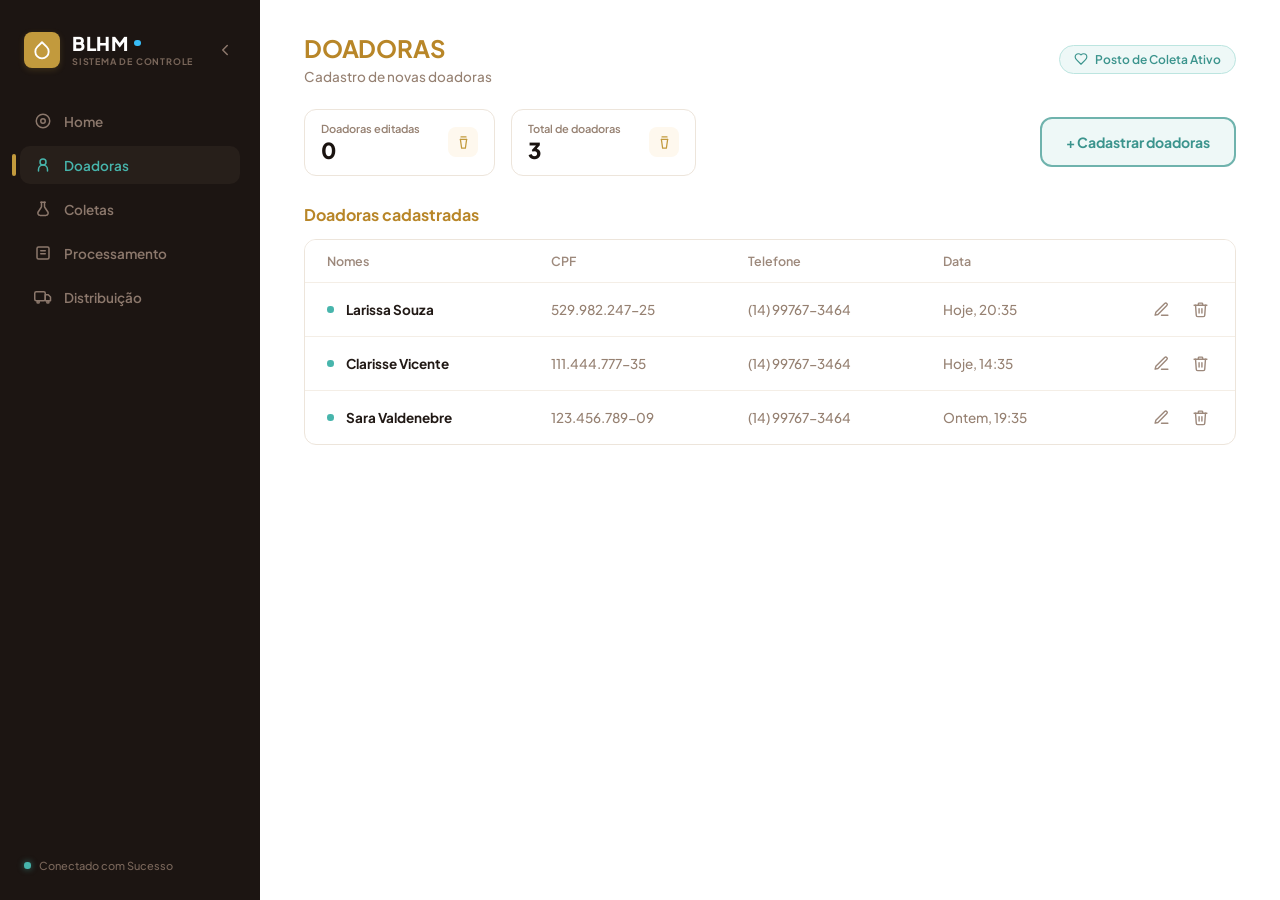
<file: pages/doadoras.html>
<!DOCTYPE html>
<html lang="pt-br">
<head>
    <meta charset="UTF-8">
    <meta name="viewport" content="width=device-width, initial-scale=1.0">
    <title>Doadoras | BLHM Care</title>
    <link rel="stylesheet" href="../src/styles/index.css">
</head>
<body>
    <div class="dashboard-layout">
        <!-- Overlay escuro para Mobile -->
        <div class="sidebar-overlay" id="sidebarOverlay" aria-hidden="true"></div>

        <!-- Sidebar Esquerda -->
        <aside class="sidebar" id="sidebar">
            <div class="brand-section">
                <div class="brand-wrapper">
                    <div class="brand-logo" title="BLHM">
                        <svg viewBox="0 0 24 24" width="20" height="20" fill="none" stroke="currentColor" stroke-width="2.2" stroke-linecap="round" stroke-linejoin="round">
                            <path d="M12 2.69l5.66 5.66a8 8 0 1 1-11.31 0z"></path>
                        </svg>
                    </div>
                    <div class="brand-text">
                        <div class="brand-title-wrap">
                            <span class="brand-title">BLHM</span>
                            <span class="brand-dot"></span>
                        </div>
                        <span class="brand-subtitle">SISTEMA DE CONTROLE</span>
                    </div>
                </div>

                <!-- Botão de Fechar no Mobile -->
                <button class="sidebar-action-btn sidebar-close-btn" id="sidebarCloseBtn" aria-label="Fechar Menu" title="Fechar Menu">
                    <svg viewBox="0 0 24 24" fill="none" stroke="currentColor" stroke-width="2" stroke-linecap="round" stroke-linejoin="round">
                        <line x1="18" y1="6" x2="6" y2="18"></line>
                        <line x1="6" y1="6" x2="18" y2="18"></line>
                    </svg>
                </button>

                <!-- Botão de Recolher no Desktop -->
                <button class="sidebar-action-btn" id="collapseDesktopBtn" aria-label="Recolher Menu" title="Recolher Sidebar">
                    <svg viewBox="0 0 24 24" fill="none" stroke="currentColor" stroke-width="2" stroke-linecap="round" stroke-linejoin="round">
                        <polyline points="15 18 9 12 15 6"></polyline>
                    </svg>
                </button>
            </div>

            <!-- Menu de Navegação -->
            <nav class="sidebar-nav">
                <a href="../index.html" class="nav-link" title="Home">
                    <span class="nav-icon">
                        <svg viewBox="0 0 24 24" fill="none" stroke="currentColor" stroke-width="2" stroke-linecap="round" stroke-linejoin="round">
                            <circle cx="12" cy="12" r="9"></circle>
                            <circle cx="12" cy="12" r="3"></circle>
                        </svg>
                    </span>
                    <span class="nav-text">Home</span>
                </a>
                <a href="doadoras.html" class="nav-link active" title="Doadoras">
                    <span class="nav-icon">
                        <svg viewBox="0 0 24 24" fill="none" stroke="currentColor" stroke-width="2" stroke-linecap="round" stroke-linejoin="round">
                            <circle cx="12" cy="8" r="4"></circle>
                            <path d="M6 20v-2a6 6 0 0 1 12 0v2"></path>
                        </svg>
                    </span>
                    <span class="nav-text">Doadoras</span>
                </a>
                <a href="coletas.html" class="nav-link" title="Coletas">
                    <span class="nav-icon">
                        <svg viewBox="0 0 24 24" fill="none" stroke="currentColor" stroke-width="2" stroke-linecap="round" stroke-linejoin="round">
                            <path d="M9 3h6"></path>
                            <path d="M10 3v5.5a2.5 2.5 0 0 1-.5 1.5l-4 6a3 3 0 0 0 2.5 4.5h8a3 3 0 0 0 2.5-4.5l-4-6a2.5 2.5 0 0 1-.5-1.5V3"></path>
                        </svg>
                    </span>
                    <span class="nav-text">Coletas</span>
                </a>
                <a href="processamento.html" class="nav-link" title="Processamento">
                    <span class="nav-icon">
                        <svg viewBox="0 0 24 24" fill="none" stroke="currentColor" stroke-width="2" stroke-linecap="round" stroke-linejoin="round">
                            <rect x="4" y="4" width="16" height="16" rx="2"></rect>
                            <line x1="9" y1="9" x2="15" y2="9"></line>
                            <line x1="9" y1="13" x2="15" y2="13"></line>
                        </svg>
                    </span>
                    <span class="nav-text">Processamento</span>
                </a>
                <a href="distribuicao.html" class="nav-link" title="Distribuição">
                    <span class="nav-icon">
                        <svg viewBox="0 0 24 24" fill="none" stroke="currentColor" stroke-width="2" stroke-linecap="round" stroke-linejoin="round">
                            <rect x="1" y="5" width="14" height="12" rx="2"></rect>
                            <path d="M15 9h4l3 3v5h-7V9z"></path>
                            <circle cx="5.5" cy="18.5" r="1.5"></circle>
                            <circle cx="18.5" cy="18.5" r="1.5"></circle>
                        </svg>
                    </span>
                    <span class="nav-text">Distribuição</span>
                </a>
            </nav>

            <!-- Rodapé Conexão -->
            <div class="sidebar-footer">
                <div class="connection-badge">
                    <span class="connection-dot"></span>
                    <span class="connection-text">Conectado com Sucesso</span>
                </div>
            </div>
        </aside>

        <!-- Conteúdo Principal -->
        <main class="main-wrapper">
            <header class="dashboard-header">
                <div class="header-left-group">
                    <button class="menu-toggle-btn" id="sidebarToggleBtn" aria-label="Abrir Menu Lateral" title="Abrir Menu">
                        <svg viewBox="0 0 24 24" fill="none" stroke="currentColor" stroke-width="2" stroke-linecap="round" stroke-linejoin="round">
                            <line x1="3" y1="12" x2="21" y2="12"></line>
                            <line x1="3" y1="6" x2="21" y2="6"></line>
                            <line x1="3" y1="18" x2="21" y2="18"></line>
                        </svg>
                    </button>
                    <div class="header-titles">
                        <h1 class="main-heading page-title">Doadoras</h1>
                        <p class="sub-heading">Cadastro de novas doadoras</p>
                    </div>
                </div>
                <div class="header-status">
                    <div class="status-badge">
                        <svg viewBox="0 0 24 24" fill="none" stroke="currentColor" stroke-width="2" stroke-linecap="round" stroke-linejoin="round">
                            <path d="M19 14c1.49-1.46 3-3.21 3-5.5A5.5 5.5 0 0 0 16.5 3c-1.76 0-3 .5-4.5 2-1.5-1.5-2.74-2-4.5-2A5.5 5.5 0 0 0 2 8.5c0 2.3 1.5 4.05 3 5.5l7 7Z"></path>
                        </svg>
                        <span>Posto de Coleta Ativo</span>
                    </div>
                </div>
            </header>

            <!-- ESTADO 1: cards + botão -->
            <section class="stats-row" id="statsRow">
                <div class="stat-card">
                    <div>
                        <span class="stat-label">Doadoras editadas</span>
                        <strong class="stat-value" id="statEditadas">0</strong>
                    </div>
                    <span class="stat-icon">
                        <svg viewBox="0 0 24 24" fill="none" stroke="currentColor" stroke-width="2" stroke-linecap="round" stroke-linejoin="round"><path d="M8 3h8"></path><path d="M7 7h10"></path><path d="M7 7l2 14h6l2-14"></path></svg>
                    </span>
                </div>
                <div class="stat-card">
                    <div>
                        <span class="stat-label">Total de doadoras</span>
                        <strong class="stat-value" id="statTotal">0</strong>
                    </div>
                    <span class="stat-icon">
                        <svg viewBox="0 0 24 24" fill="none" stroke="currentColor" stroke-width="2" stroke-linecap="round" stroke-linejoin="round"><path d="M8 3h8"></path><path d="M7 7h10"></path><path d="M7 7l2 14h6l2-14"></path></svg>
                    </span>
                </div>
                <button class="btn-outline-teal" id="btnNovaDoadora" type="button">+ Cadastrar doadoras</button>
            </section>

            <!-- Tabela -->
            <section class="activities-section">
                <h2 class="section-title">Doadoras cadastradas</h2>
                <div class="activities-table-card">
                    <table class="activities-table donors-table">
                        <thead>
                            <tr>
                                <th>Nomes</th>
                                <th>CPF</th>
                                <th>Telefone</th>
                                <th>Data</th>
                                <th><span class="sr-only">Ações</span></th>
                            </tr>
                        </thead>
                        <tbody id="donorsBody"></tbody>
                    </table>
                    <p class="empty-state" id="emptyState" hidden>Nenhuma doadora cadastrada ainda.</p>
                </div>
            </section>
        </main>
    </div>

    <!-- Modal: cadastrar / editar doadora -->
    <div class="modal-backdrop" id="donorModal" hidden>
        <div class="form-modal" role="dialog" aria-modal="true" aria-labelledby="donorModalTitle">
            <header class="form-modal-header">
                <span class="modal-title-icon">
                    <svg viewBox="0 0 24 24" width="16" height="16" fill="none" stroke="currentColor" stroke-width="2.2" stroke-linecap="round" stroke-linejoin="round"><circle cx="12" cy="8" r="4"></circle><path d="M6 20v-2a6 6 0 0 1 12 0v2"></path></svg>
                </span>
                <h2 class="form-modal-title" id="donorModalTitle">Cadastrar doadora</h2>
                <button type="button" class="icon-btn modal-close" id="btnFecharModal" aria-label="Fechar">
                    <svg viewBox="0 0 24 24" fill="none" stroke="currentColor" stroke-width="2" stroke-linecap="round" stroke-linejoin="round"><line x1="18" y1="6" x2="6" y2="18"></line><line x1="6" y1="6" x2="18" y2="18"></line></svg>
                </button>
            </header>

            <form id="donorForm" novalidate>
                <div class="form-modal-body">
                    <div class="modal-grid">
                        <div class="m-field span-2">
                            <label class="m-label" for="inputNome">Nome <b class="req">*</b></label>
                            <input type="text" id="inputNome" placeholder="Nome da doadora" autocomplete="off">
                            <small class="field-error" id="erroNome"></small>
                        </div>
                        <div class="m-field">
                            <label class="m-label" for="inputCpf">CPF <b class="req">*</b></label>
                            <input type="text" id="inputCpf" placeholder="000.000.000-00" inputmode="numeric" maxlength="14" autocomplete="off">
                            <small class="field-error" id="erroCpf"></small>
                        </div>
                        <div class="m-field">
                            <label class="m-label" for="inputTelefone">Telefone <b class="req">*</b></label>
                            <input type="text" id="inputTelefone" placeholder="(00) 00000-0000" inputmode="tel" maxlength="15" autocomplete="off">
                            <small class="field-error" id="erroTelefone"></small>
                        </div>
                    </div>
                </div>

                <footer class="form-modal-footer">
                    <button type="button" class="btn-light" id="btnCancelarForm">
                        <svg viewBox="0 0 24 24" fill="none" stroke="currentColor" stroke-width="2" stroke-linecap="round" stroke-linejoin="round"><line x1="18" y1="6" x2="6" y2="18"></line><line x1="6" y1="6" x2="18" y2="18"></line></svg>
                        <span>Cancelar</span>
                    </button>
                    <button type="submit" class="btn-primary-teal">
                        <span id="btnSubmitIcon"></span>
                        <span id="btnSubmitLabel">Cadastrar</span>
                    </button>
                </footer>
            </form>
        </div>
    </div>

    <!-- Modal de exclusão -->
    <div class="modal-backdrop" id="deleteModal" hidden>
        <div class="modal-box" role="dialog" aria-modal="true" aria-labelledby="deleteTitle">
            <p class="modal-text" id="deleteTitle">Tem certeza que deseja excluir<br>esse usuário?</p>
            <div class="modal-actions">
                <button type="button" class="btn-modal-cancel" id="btnCancelDelete">Cancelar</button>
                <button type="button" class="btn-modal-confirm" id="btnConfirmDelete">Confirmar</button>
            </div>
        </div>
    </div>

    <script src="../src/scripts/sidebar.js"></script>
    <script src="../src/scripts/doadoras.js"></script>
</body>
</html>
</file>
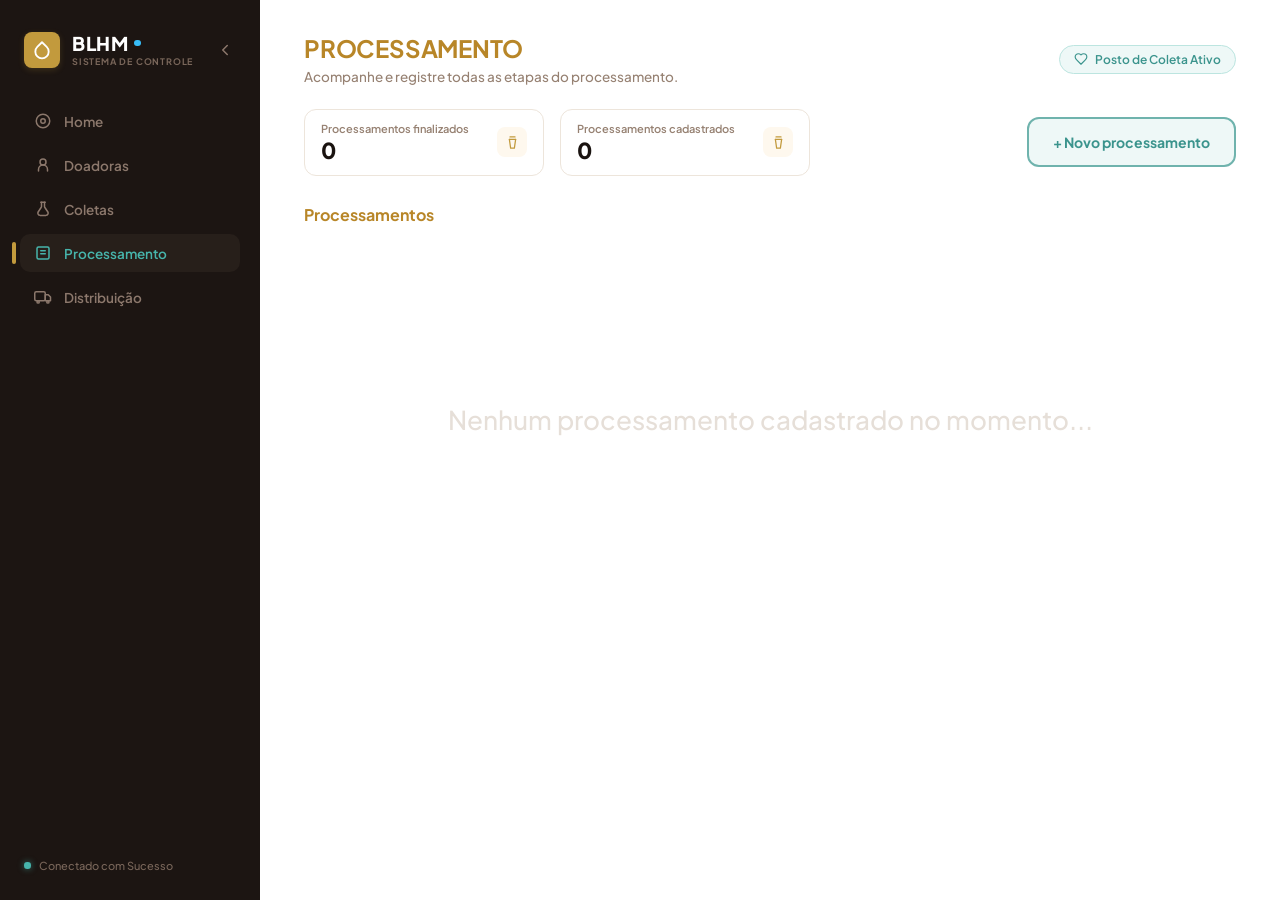
<file: pages/processamento.html>
<!DOCTYPE html>
<html lang="pt-br">
<head>
    <meta charset="UTF-8">
    <meta name="viewport" content="width=device-width, initial-scale=1.0">
    <title>Processamento | BLHM Care</title>
    <link rel="stylesheet" href="../src/styles/index.css">
</head>
<body>
    <div class="dashboard-layout">
        <!-- Overlay escuro para Mobile -->
        <div class="sidebar-overlay" id="sidebarOverlay" aria-hidden="true"></div>

        <!-- Sidebar Esquerda -->
        <aside class="sidebar" id="sidebar">
            <div class="brand-section">
                <div class="brand-wrapper">
                    <div class="brand-logo" title="BLHM">
                        <svg viewBox="0 0 24 24" width="20" height="20" fill="none" stroke="currentColor" stroke-width="2.2" stroke-linecap="round" stroke-linejoin="round">
                            <path d="M12 2.69l5.66 5.66a8 8 0 1 1-11.31 0z"></path>
                        </svg>
                    </div>
                    <div class="brand-text">
                        <div class="brand-title-wrap">
                            <span class="brand-title">BLHM</span>
                            <span class="brand-dot"></span>
                        </div>
                        <span class="brand-subtitle">SISTEMA DE CONTROLE</span>
                    </div>
                </div>

                <button class="sidebar-action-btn sidebar-close-btn" id="sidebarCloseBtn" aria-label="Fechar Menu" title="Fechar Menu">
                    <svg viewBox="0 0 24 24" fill="none" stroke="currentColor" stroke-width="2" stroke-linecap="round" stroke-linejoin="round">
                        <line x1="18" y1="6" x2="6" y2="18"></line>
                        <line x1="6" y1="6" x2="18" y2="18"></line>
                    </svg>
                </button>

                <button class="sidebar-action-btn" id="collapseDesktopBtn" aria-label="Recolher Menu" title="Recolher Sidebar">
                    <svg viewBox="0 0 24 24" fill="none" stroke="currentColor" stroke-width="2" stroke-linecap="round" stroke-linejoin="round">
                        <polyline points="15 18 9 12 15 6"></polyline>
                    </svg>
                </button>
            </div>

            <nav class="sidebar-nav">
                <a href="../index.html" class="nav-link" title="Home">
                    <span class="nav-icon">
                        <svg viewBox="0 0 24 24" fill="none" stroke="currentColor" stroke-width="2" stroke-linecap="round" stroke-linejoin="round">
                            <circle cx="12" cy="12" r="9"></circle>
                            <circle cx="12" cy="12" r="3"></circle>
                        </svg>
                    </span>
                    <span class="nav-text">Home</span>
                </a>
                <a href="doadoras.html" class="nav-link" title="Doadoras">
                    <span class="nav-icon">
                        <svg viewBox="0 0 24 24" fill="none" stroke="currentColor" stroke-width="2" stroke-linecap="round" stroke-linejoin="round">
                            <circle cx="12" cy="8" r="4"></circle>
                            <path d="M6 20v-2a6 6 0 0 1 12 0v2"></path>
                        </svg>
                    </span>
                    <span class="nav-text">Doadoras</span>
                </a>
                <a href="coletas.html" class="nav-link" title="Coletas">
                    <span class="nav-icon">
                        <svg viewBox="0 0 24 24" fill="none" stroke="currentColor" stroke-width="2" stroke-linecap="round" stroke-linejoin="round">
                            <path d="M9 3h6"></path>
                            <path d="M10 3v5.5a2.5 2.5 0 0 1-.5 1.5l-4 6a3 3 0 0 0 2.5 4.5h8a3 3 0 0 0 2.5-4.5l-4-6a2.5 2.5 0 0 1-.5-1.5V3"></path>
                        </svg>
                    </span>
                    <span class="nav-text">Coletas</span>
                </a>
                <a href="processamento.html" class="nav-link active" title="Processamento">
                    <span class="nav-icon">
                        <svg viewBox="0 0 24 24" fill="none" stroke="currentColor" stroke-width="2" stroke-linecap="round" stroke-linejoin="round">
                            <rect x="4" y="4" width="16" height="16" rx="2"></rect>
                            <line x1="9" y1="9" x2="15" y2="9"></line>
                            <line x1="9" y1="13" x2="15" y2="13"></line>
                        </svg>
                    </span>
                    <span class="nav-text">Processamento</span>
                </a>
                <a href="distribuicao.html" class="nav-link" title="Distribuição">
                    <span class="nav-icon">
                        <svg viewBox="0 0 24 24" fill="none" stroke="currentColor" stroke-width="2" stroke-linecap="round" stroke-linejoin="round">
                            <rect x="1" y="5" width="14" height="12" rx="2"></rect>
                            <path d="M15 9h4l3 3v5h-7V9z"></path>
                            <circle cx="5.5" cy="18.5" r="1.5"></circle>
                            <circle cx="18.5" cy="18.5" r="1.5"></circle>
                        </svg>
                    </span>
                    <span class="nav-text">Distribuição</span>
                </a>
            </nav>

            <div class="sidebar-footer">
                <div class="connection-badge">
                    <span class="connection-dot"></span>
                    <span class="connection-text">Conectado com Sucesso</span>
                </div>
            </div>
        </aside>

        <!-- Conteúdo Principal -->
        <main class="main-wrapper">
            <header class="dashboard-header">
                <div class="header-left-group">
                    <button class="menu-toggle-btn" id="sidebarToggleBtn" aria-label="Abrir Menu Lateral" title="Abrir Menu">
                        <svg viewBox="0 0 24 24" fill="none" stroke="currentColor" stroke-width="2" stroke-linecap="round" stroke-linejoin="round">
                            <line x1="3" y1="12" x2="21" y2="12"></line>
                            <line x1="3" y1="6" x2="21" y2="6"></line>
                            <line x1="3" y1="18" x2="21" y2="18"></line>
                        </svg>
                    </button>
                    <div class="header-titles">
                        <h1 class="main-heading page-title">Processamento</h1>
                        <p class="sub-heading">Acompanhe e registre todas as etapas do processamento.</p>
                    </div>
                </div>
                <div class="header-status">
                    <div class="status-badge">
                        <svg viewBox="0 0 24 24" fill="none" stroke="currentColor" stroke-width="2" stroke-linecap="round" stroke-linejoin="round">
                            <path d="M19 14c1.49-1.46 3-3.21 3-5.5A5.5 5.5 0 0 0 16.5 3c-1.76 0-3 .5-4.5 2-1.5-1.5-2.74-2-4.5-2A5.5 5.5 0 0 0 2 8.5c0 2.3 1.5 4.05 3 5.5l7 7Z"></path>
                        </svg>
                        <span>Posto de Coleta Ativo</span>
                    </div>
                </div>
            </header>

            <!-- ===== VISÃO: LISTA ===== -->
            <div id="listView">
            <section class="stats-row">
                <div class="stat-card">
                    <div>
                        <span class="stat-label">Processamentos finalizados</span>
                        <strong class="stat-value" id="statFinalizados">0</strong>
                    </div>
                    <span class="stat-icon">
                        <svg viewBox="0 0 24 24" fill="none" stroke="currentColor" stroke-width="2" stroke-linecap="round" stroke-linejoin="round"><path d="M8 3h8"></path><path d="M7 7h10"></path><path d="M7 7l2 14h6l2-14"></path></svg>
                    </span>
                </div>
                <div class="stat-card">
                    <div>
                        <span class="stat-label">Processamentos cadastrados</span>
                        <strong class="stat-value" id="statCadastrados">0</strong>
                    </div>
                    <span class="stat-icon">
                        <svg viewBox="0 0 24 24" fill="none" stroke="currentColor" stroke-width="2" stroke-linecap="round" stroke-linejoin="round"><path d="M8 3h8"></path><path d="M7 7h10"></path><path d="M7 7l2 14h6l2-14"></path></svg>
                    </span>
                </div>
                <button class="btn-outline-teal" id="btnNovoProc" type="button">+ Novo processamento</button>
            </section>

            <!-- Lista -->
            <section class="activities-section">
                <h2 class="section-title">Processamentos</h2>

                <!-- Estado vazio -->
                <div class="proc-empty" id="procEmpty">Nenhum processamento cadastrado no momento...</div>

                <!-- Tabela -->
                <div class="activities-table-card" id="procTableCard" hidden>
                    <table class="activities-table proc-table">
                        <thead>
                            <tr>
                                <th>Código</th>
                                <th>Doadora</th>
                                <th>Etapa</th>
                                <th>Classificação</th>
                                <th>Ações</th>
                            </tr>
                        </thead>
                        <tbody id="procBody"></tbody>
                    </table>
                </div>
            </section>
            </div>

            <!-- ===== VISÃO: ANDAMENTO DO LOTE (preenchida via JS) ===== -->
            <section id="detailView" hidden></section>
        </main>
    </div>

    <!-- Modal: registrar novo processamento -->
    <div class="modal-backdrop" id="procModal" hidden>
        <div class="form-modal form-modal--sm" role="dialog" aria-modal="true" aria-labelledby="procModalTitle">
            <header class="form-modal-header">
                <span class="modal-title-icon">
                    <svg viewBox="0 0 24 24" width="16" height="16" fill="none" stroke="currentColor" stroke-width="2" stroke-linecap="round" stroke-linejoin="round"><path d="M8 3h8"></path><path d="M7 7h10"></path><path d="M7 7l2 14h6l2-14"></path></svg>
                </span>
                <h2 class="form-modal-title" id="procModalTitle">Registrar novo processamento</h2>
            </header>

            <form id="procForm" novalidate>
                <div class="form-modal-body">
                    <div class="m-field">
                        <span class="m-label">Selecione o código da coleta para fazer o processamento</span>
                        <div class="select" id="selColeta" data-placeholder="Selecione...">
                            <button type="button" class="select-trigger" aria-haspopup="listbox" aria-expanded="false">
                                <span class="select-value">Selecione...</span>
                                <svg viewBox="0 0 24 24" fill="none" stroke="currentColor" stroke-width="2" stroke-linecap="round" stroke-linejoin="round"><polyline points="6 9 12 15 18 9"></polyline></svg>
                            </button>
                            <ul class="select-menu" role="listbox" hidden></ul>
                        </div>
                        <small class="field-error" id="erroColeta"></small>
                    </div>
                </div>

                <footer class="form-modal-footer">
                    <button type="button" class="btn-light" id="btnCancelarProc">
                        <svg viewBox="0 0 24 24" fill="none" stroke="currentColor" stroke-width="2" stroke-linecap="round" stroke-linejoin="round"><line x1="18" y1="6" x2="6" y2="18"></line><line x1="6" y1="6" x2="18" y2="18"></line></svg>
                        <span>Cancelar</span>
                    </button>
                    <button type="submit" class="btn-primary-teal">
                        <span>
                            <svg viewBox="0 0 24 24" fill="none" stroke="currentColor" stroke-width="2" stroke-linecap="round" stroke-linejoin="round"><path d="M19 21H5a2 2 0 0 1-2-2V5a2 2 0 0 1 2-2h11l5 5v11a2 2 0 0 1-2 2z"></path><polyline points="17 21 17 13 7 13 7 21"></polyline><polyline points="7 3 7 8 15 8"></polyline></svg>
                        </span>
                        <span>Cadastrar</span>
                    </button>
                </footer>
            </form>
        </div>
    </div>

    <!-- Modal de exclusão -->
    <div class="modal-backdrop" id="deleteModal" hidden>
        <div class="modal-box" role="dialog" aria-modal="true" aria-labelledby="deleteTitle">
            <p class="modal-text" id="deleteTitle">Tem certeza que deseja excluir<br>esse processamento?</p>
            <div class="modal-actions">
                <button type="button" class="btn-modal-cancel" id="btnCancelDelete">Cancelar</button>
                <button type="button" class="btn-modal-confirm" id="btnConfirmDelete">Confirmar</button>
            </div>
        </div>
    </div>

    <script src="../src/scripts/sidebar.js"></script>
    <script src="../src/scripts/processamento.js"></script>
</body>
</html>
</file>
<file: src/styles/index.css>
@import url("./geral.css");
@import url("./dashboard.css");
@import url("./modal.css");
@import url("./doadoras.css");
@import url("./coletas.css");
@import url("./processamento.css");
@import url("./distribuicao.css");
</file>
